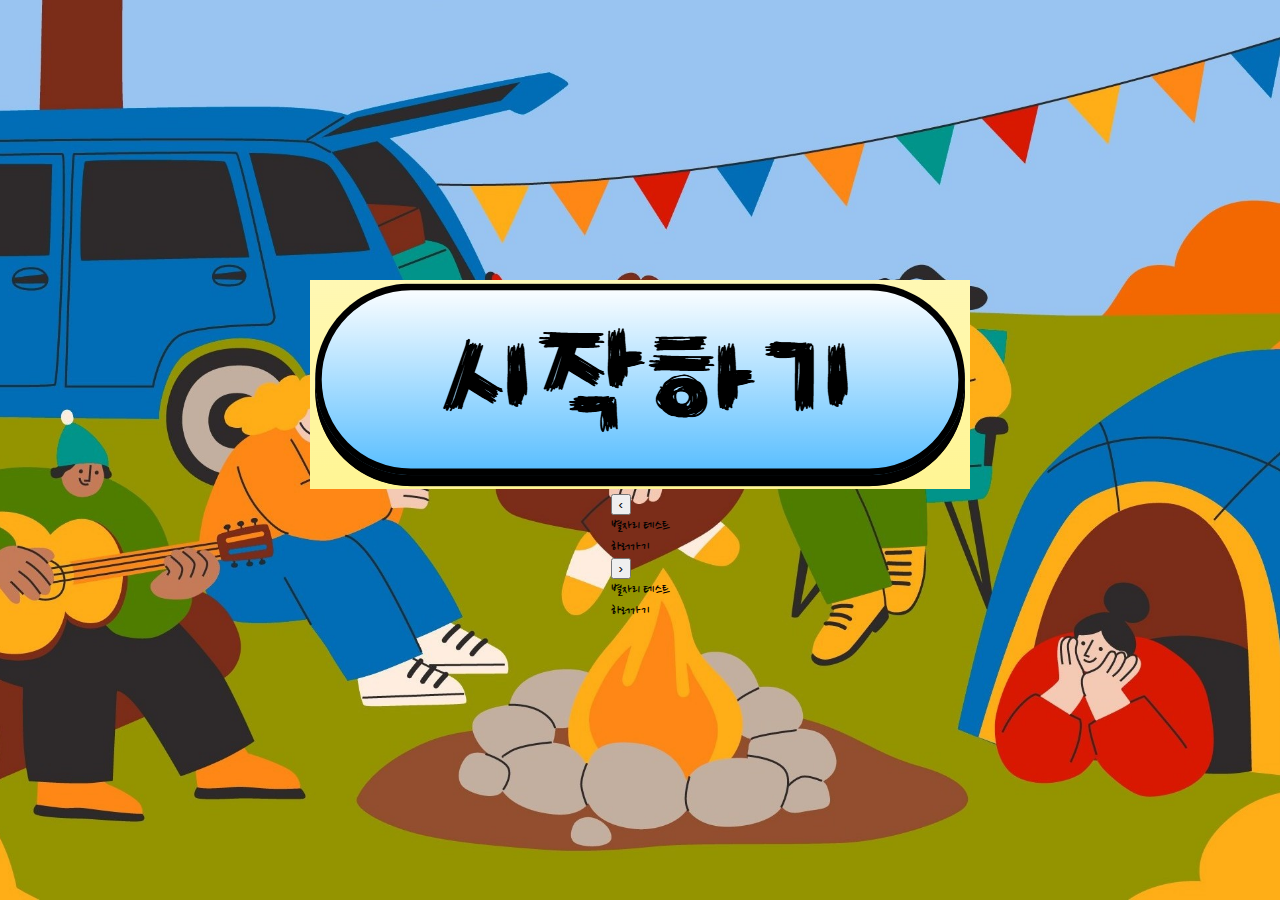
<file: index.html>
<!DOCTYPE html>
<html lang="ko">
<head>
  <meta charset="UTF-8">
  <title>테스트 시작하기</title>
  <link rel="stylesheet" href="css/style.css">
</head>
<body>
  <div class="icon-container">
  <div class="overlay">
  </div>
</div>

<div class="buttons">
  <img src="./images/start.png" alt="시작 버튼" class="start-btn" onclick="location.href='./html/gender.html'">
</div>

<div class="left-button">
  <button class="side-btn left-btn" onclick="location.href='./index2.html'">
    <span>‹</span>
  </button>
  <div class="side-text">별자리 테스트 <br>하러가기</div>
</div>

<div class="right-button">
  <button class="side-btn right-btn" onclick="location.href='./index2.html'">
    <span>›</span>
  </button>
  <div class="side-text">별자리 테스트 <br>하러가기</div>
</div>

  <script src="/js/index.js"></script>
</body>
</html>
</file>
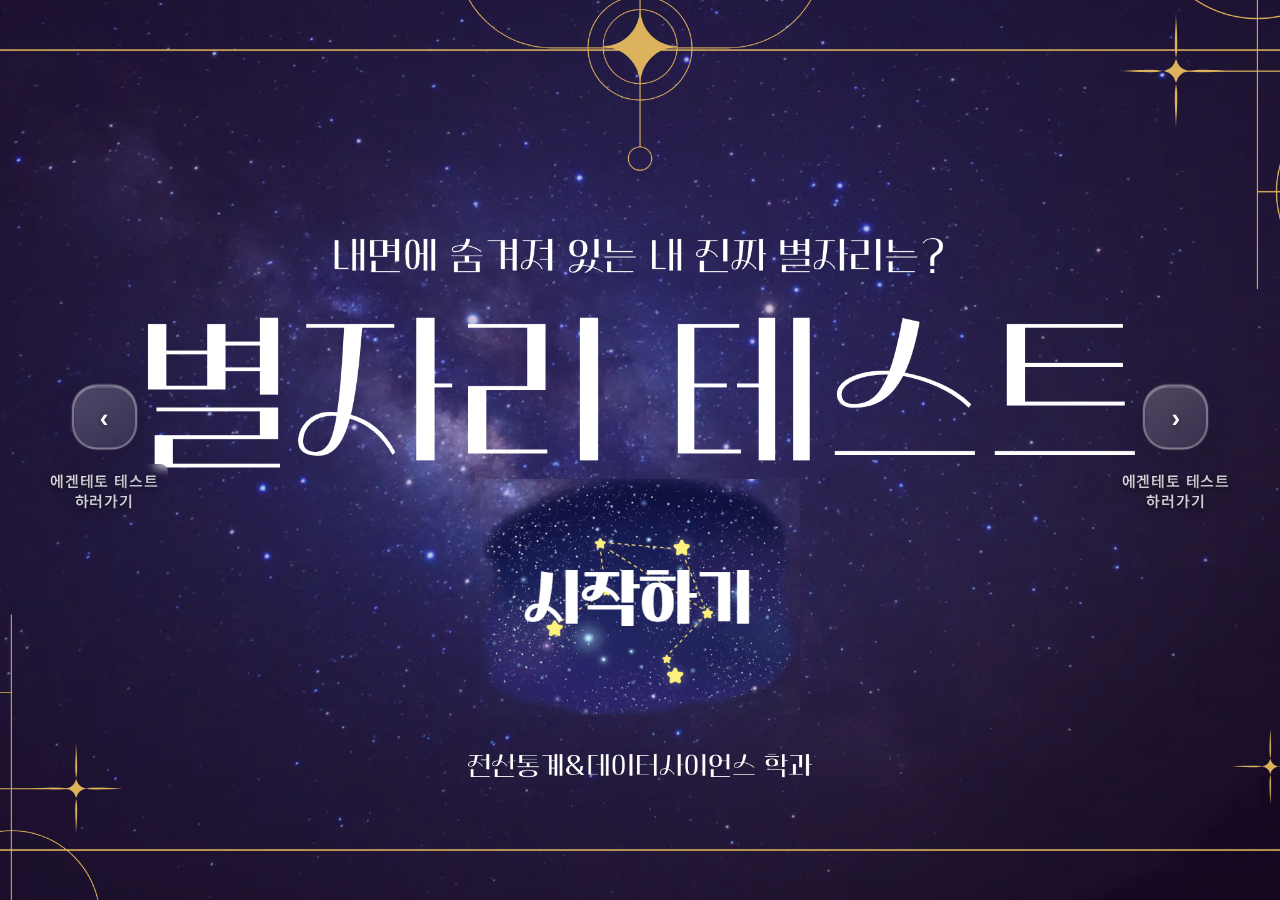
<file: index2.html>
<!DOCTYPE html>
<html lang="ko">
<head>
  <meta charset="UTF-8">
  <meta name="viewport" content="width=device-width, initial-scale=1, viewport-fit=cover">
  <link rel="manifest" href="/manifest.webmanifest">
  <meta name="theme-color" content="#000000">
  <meta name="apple-mobile-web-app-capable" content="yes">
  <meta name="apple-mobile-web-app-status-bar-style" content="black-translucent">
  <meta name="apple-mobile-web-app-title" content="에겐테토">
  <title>테스트 시작하기</title>
  <link rel="apple-touch-icon" href="/images/start.png">
  <link rel="stylesheet" href="css/style2.css?v=20250914-2">
</head>
<body>
  <div class="icon-container">
  <div class="overlay">
  </div>
</div>

<div class="buttons">
  <img src="./images/starbutton.png" alt="시작 버튼" class="start-btn" onclick="location.href='./html/star.html'">
</div>

<div class="left-button">
  <button class="side-btn left-btn" onclick="location.href='./index.html'">
    <span>‹</span>
  </button>
  <div class="side-text">에겐테토 테스트 <br>하러가기</div>
</div>

<div class="right-button">
  <button class="side-btn right-btn" onclick="location.href='./index.html'">
    <span>›</span>
  </button>
  <div class="side-text">에겐테토 테스트 <br>하러가기</div>
</div>

  <script src="/js/index2.js"></script>
</body>
</html>
</file>
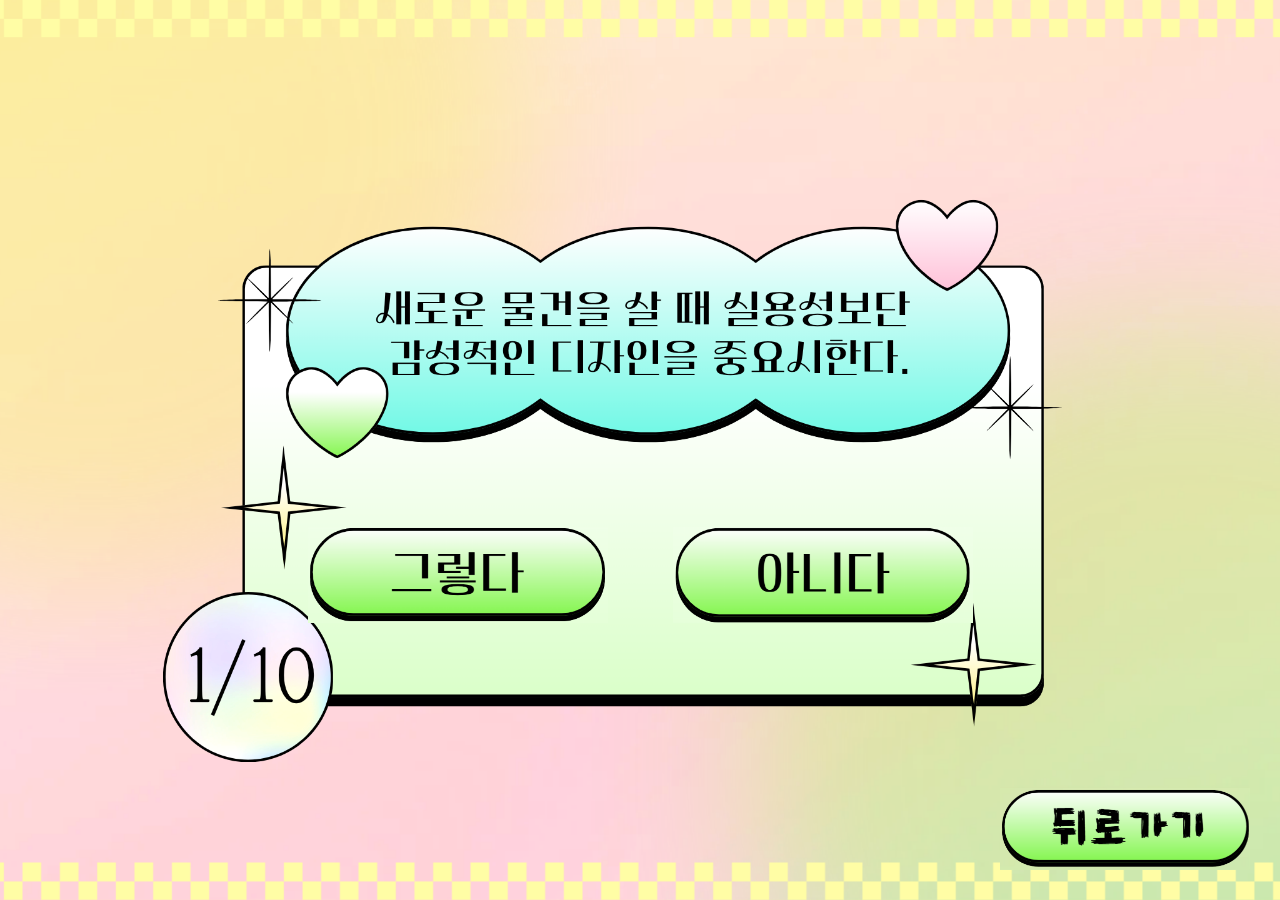
<file: html/egengirl.html>
<!DOCTYPE html>
<html lang="ko">
<head>
  <meta charset="UTF-8">
  <meta name="viewport" content="width=device-width, initial-scale=1, viewport-fit=cover" />
  <link rel="manifest" href="/manifest.webmanifest" />
  <meta name="theme-color" content="#000000" />
  <meta name="apple-mobile-web-app-capable" content="yes" />
  <meta name="apple-mobile-web-app-status-bar-style" content="black-translucent" />
  <meta name="apple-mobile-web-app-title" content="에겐테토" />
  <title>에겐녀 질문</title>
  <link rel="apple-touch-icon" href="/images/start.png" />
  <link rel="stylesheet" href="../css/egengirl.css?v=20250914-4">
  <script>
    (function(){
      function setVh(){
        var vh = window.innerHeight * 0.01;
        document.documentElement.style.setProperty('--vh', vh + 'px');
      }
      setVh();
      window.addEventListener('resize', setVh);
      window.addEventListener('orientationchange', function(){ setTimeout(setVh, 200); });
      window.addEventListener('scroll', function(){ setVh(); }, {passive:true});
    })();
  </script>
</head>
<body>
  <div class="question-container">
    <div class="answer-buttons">
        <img src="../images/yes.png" alt="그렇다" class="answer-btn" onclick="handleAnswer(0)">
      <img src="../images/no.png" alt="아니다" class="answer-btn" onclick="handleAnswer(1)">
    </div>
  </div>

  <img src="../images/back.png" alt="뒤로가기 버튼" class="back-btn" onclick="goBack()">

  <script src="../js/egengirl.js?v=20250914-1"></script>
</body>
</html>
</file>
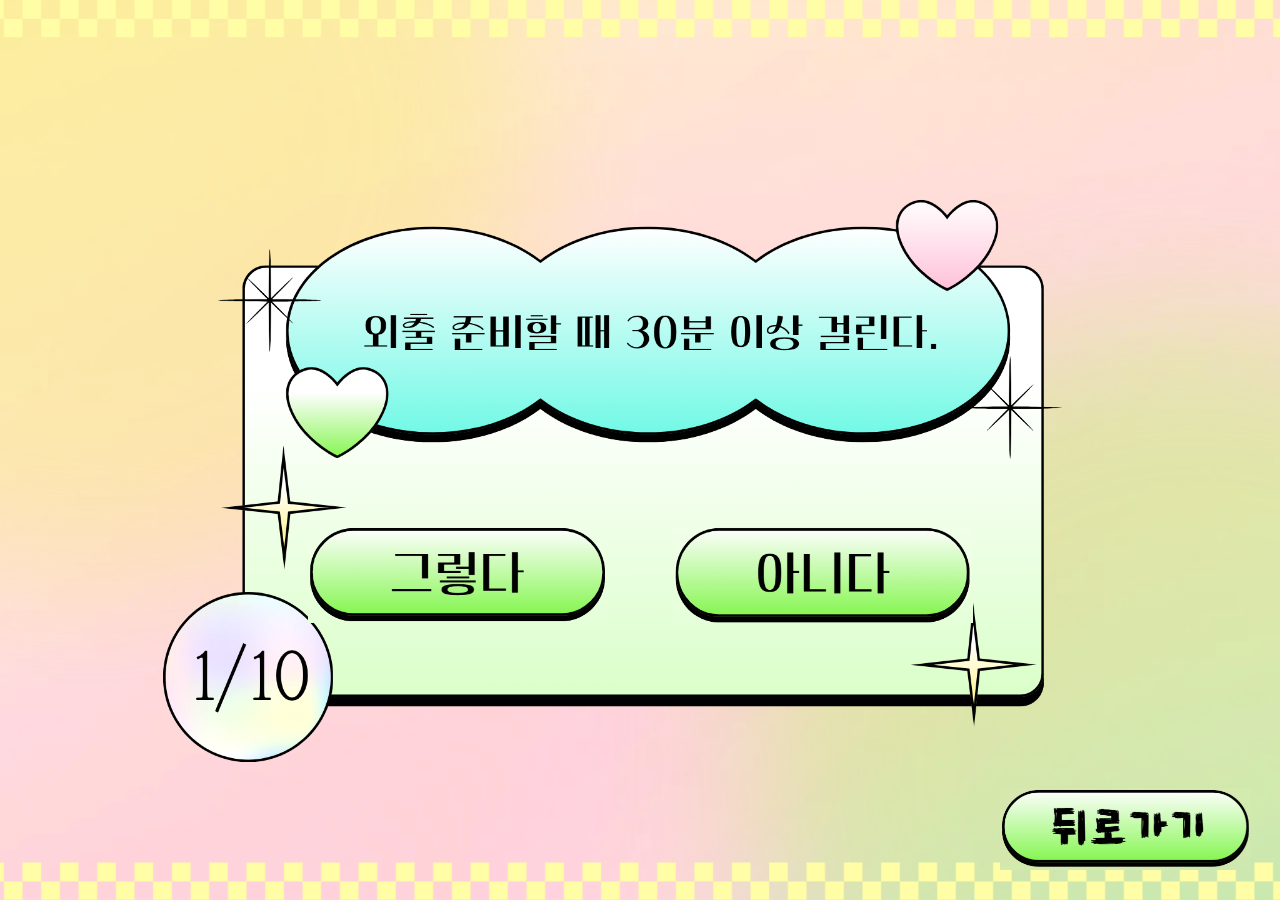
<file: html/egenman.html>
<!DOCTYPE html>
<html lang="ko">
<head>
  <meta charset="UTF-8">
  <title>에겐남 질문</title>
  <link rel="stylesheet" href="../css/egenman.css">
</head>
<body>
  <div class="question-container">
    <div class="answer-buttons">
      <img src="../images/yes.png" alt="그렇다" class="answer-btn" onclick="handleAnswer(0)">
      <img src="../images/no.png" alt="아니다" class="answer-btn" onclick="handleAnswer(1)">
    </div>
  </div>

  <img src="../images/back.png" alt="뒤로가기 버튼" class="back-btn" onclick="goBack()">

  <script src="../js/egenman.js"></script>
</body>
</html>
</file>
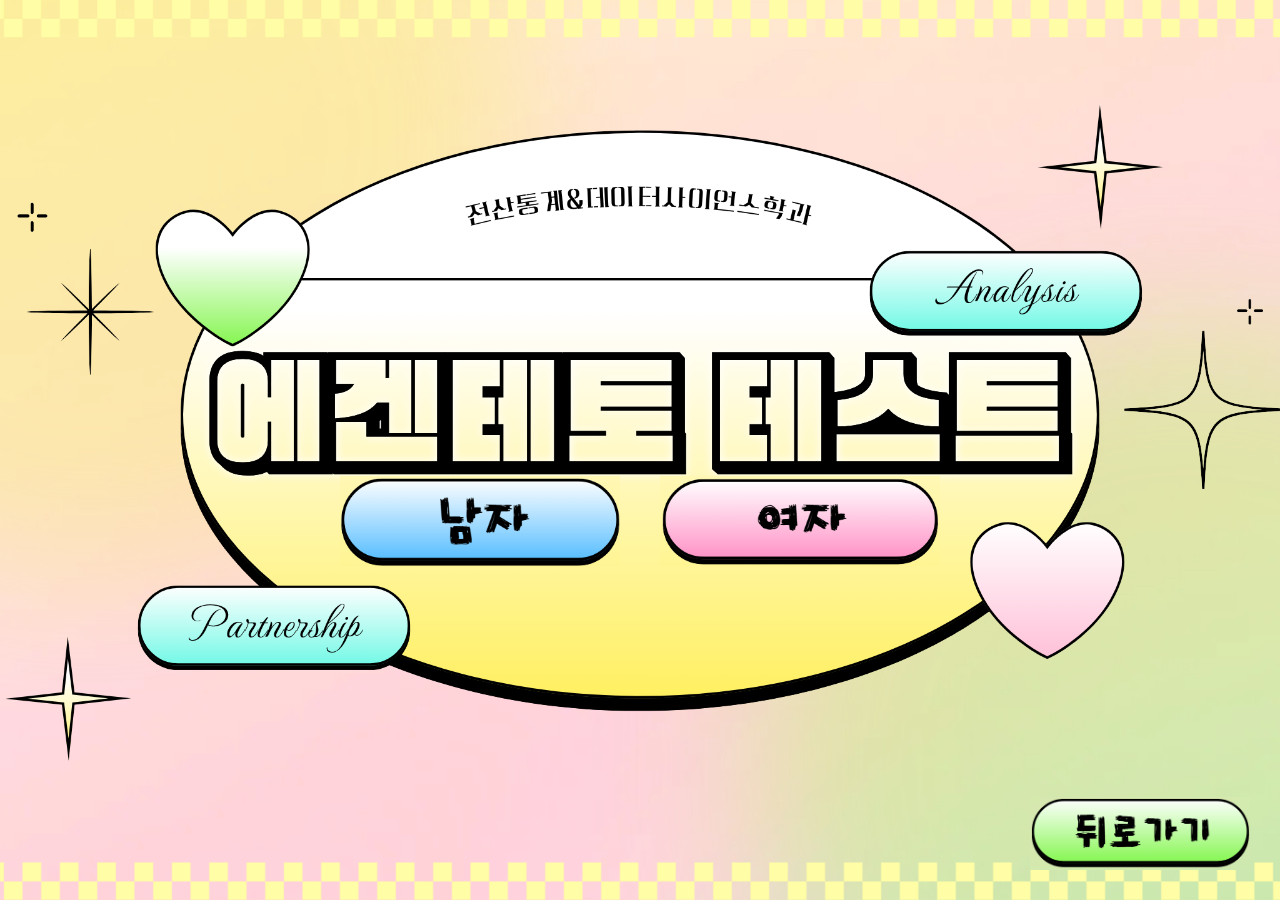
<file: html/gender.html>
<!DOCTYPE html>
<html lang="ko">
<head>
  <meta charset="UTF-8">
  <title>성별 선택</title>
  <link rel="stylesheet" href="../css/gender.css">
</head>
<body>
  <div class="icon-container">
  </div>

  <div class="buttons">
    <img src="../images/male.png" alt="남자 버튼" class="gender-btn" onclick="selectMen('male')">
    <img src="../images/female.png" alt="여자 버튼" class="gender-btn" onclick="selectGirl('female')">
  </div>

  <img src="../images/back.png" alt="뒤로가기 버튼" class="back-btn" onclick="history.back()">

  <script src="../js/gender.js"></script>
</body>
</html>
</file>
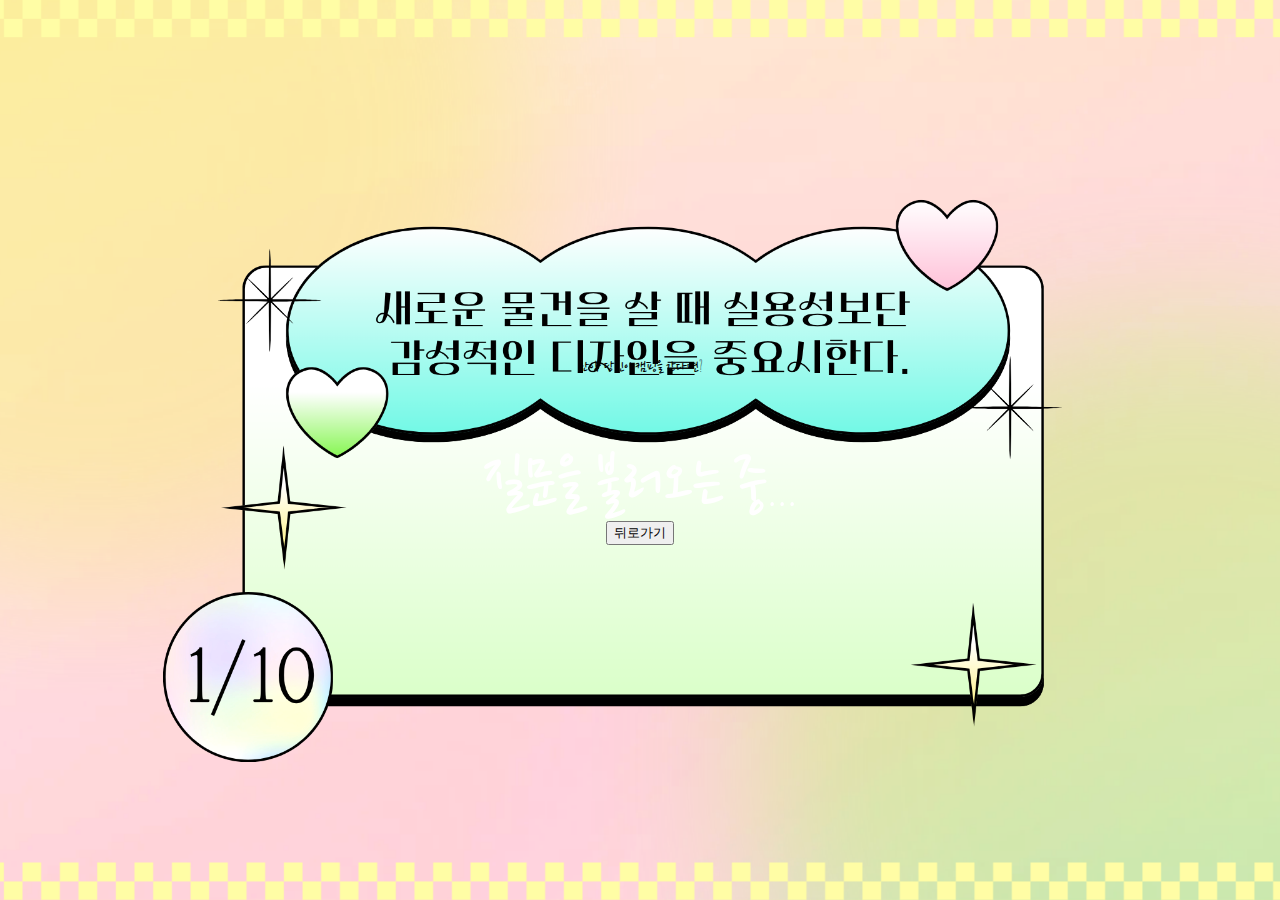
<file: html/questionGirl.html>
<!DOCTYPE html>
<html lang="ko">
<head>
  <meta charset="UTF-8">
  <title>심리 테스트</title>
  <link rel="stylesheet" href="../css/questionGirl.css">
</head>
<body>
  <div class="situation-header">
  만약 당신이 캠핑을 간다면?
</div>

  <div class="button_container">
    <p class="progress" id="progressText"></p>
    <div id="questionTextWrapper">
    <p class="description" id="questionText">질문을 불러오는 중...</p>
    </div>
    <div class="gender-buttons" id="answerButtons"></div>
  </div>
    
     <button class="back-button" onclick="history.back()">뒤로가기</button>
     
  </div>
  <script src="../js/questionGirl.js"></script>
</body>
</html>
</file>
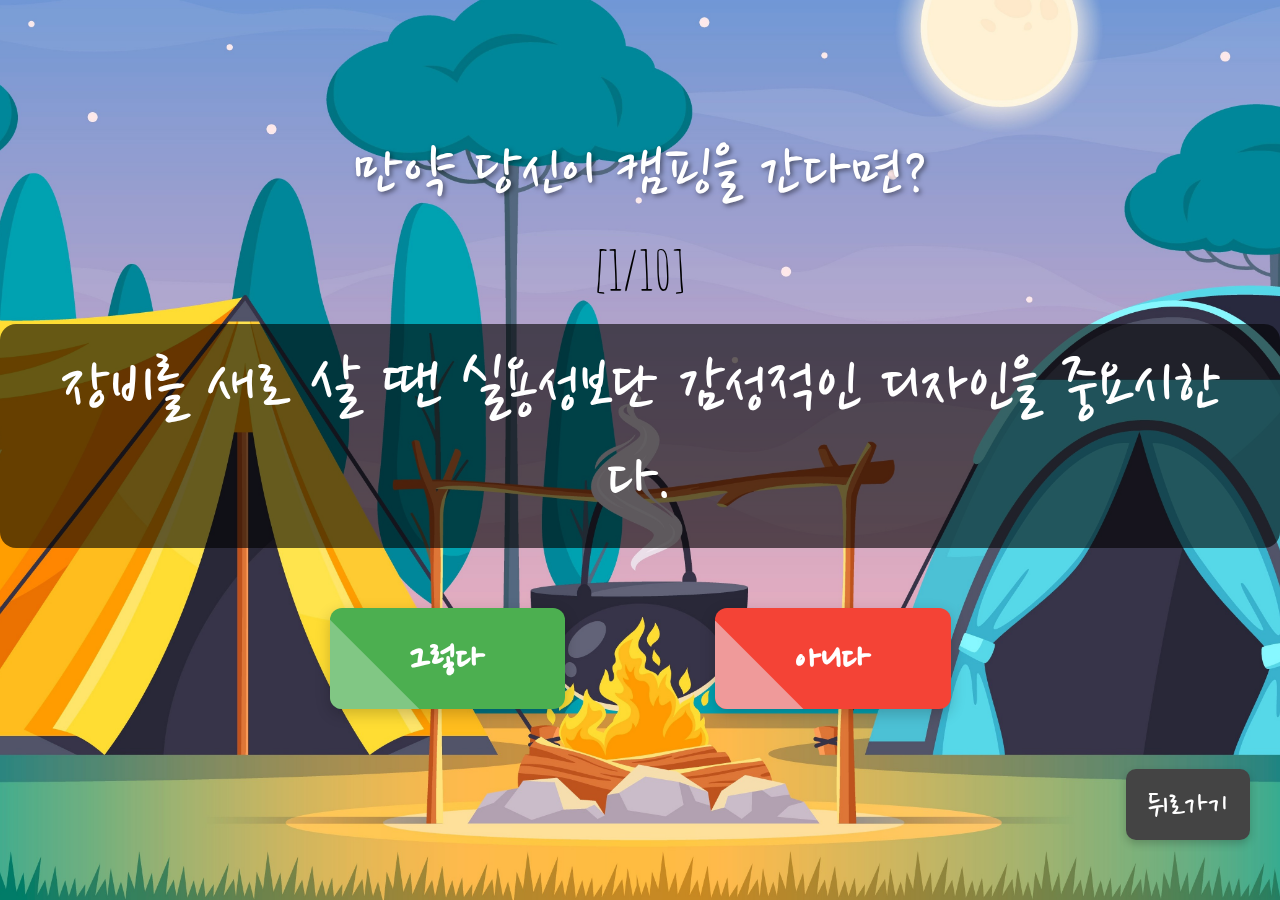
<file: html/questionMen.html>
<!DOCTYPE html>
<html lang="ko">
<head>
  <meta charset="UTF-8">
  <meta name="viewport" content="width=device-width, initial-scale=1, viewport-fit=cover" />
  <link rel="manifest" href="/manifest.webmanifest" />
  <meta name="theme-color" content="#000000" />
  <meta name="apple-mobile-web-app-capable" content="yes" />
  <meta name="apple-mobile-web-app-status-bar-style" content="black-translucent" />
  <meta name="apple-mobile-web-app-title" content="에겐테토" />
  <title>심리 테스트</title>
  <link rel="apple-touch-icon" href="/images/start.png" />
  <link rel="stylesheet" href="../css/questionMen.css?v=20250914-3">
  <script>
    (function(){
      function setVh(){
        var vh = window.innerHeight * 0.01;
        document.documentElement.style.setProperty('--vh', vh + 'px');
      }
      setVh();
      window.addEventListener('resize', setVh);
      window.addEventListener('orientationchange', function(){ setTimeout(setVh, 200); });
      window.addEventListener('scroll', function(){ setVh(); }, {passive:true});
    })();
  </script>
</head>
<body>
  <div class="situation-header">
  만약 당신이 캠핑을 간다면?
 </div>
  <div class="button_container">
    <p class="progress" id="progressText"></p>
    <div id="questionTextWrapper">
    <p class="description" id="questionText">질문을 불러오는 중...</p>
    </div>
    <div class="gender-buttons" id="answerButtons"></div>
  </div>
    
     <button class="back-button" onclick="history.back()">뒤로가기</button>
     
  </div>
  <script src="../js/questionMen.js"></script>
</body>
</html>
</file>
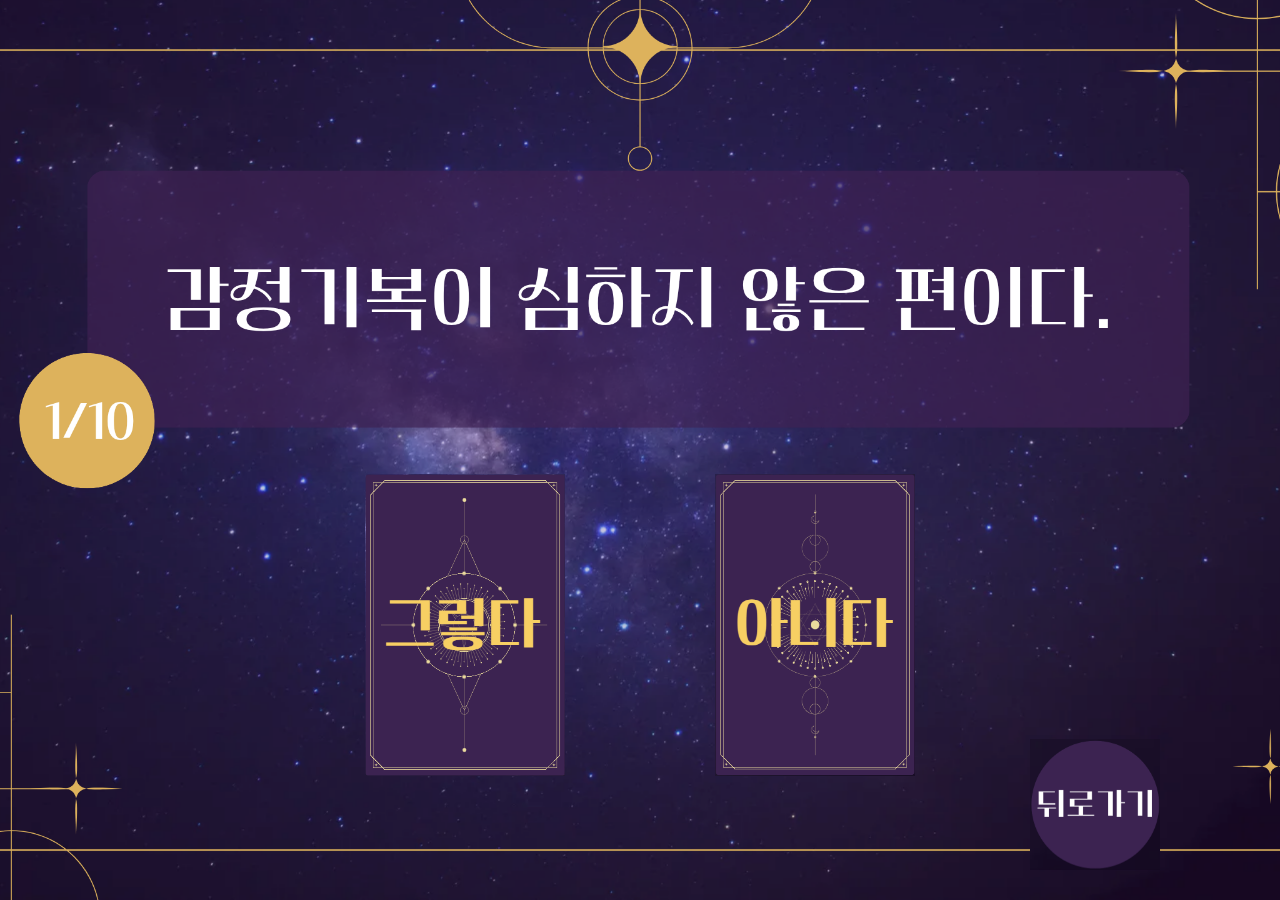
<file: html/star.html>
<!DOCTYPE html>
<html lang="ko">
<head>
    <meta charset="UTF-8">
    <meta name="viewport" content="width=device-width, initial-scale=1, viewport-fit=cover">
    <link rel="manifest" href="/manifest.webmanifest" />
    <meta name="theme-color" content="#000000" />
    <meta name="apple-mobile-web-app-capable" content="yes" />
    <meta name="apple-mobile-web-app-status-bar-style" content="black-translucent" />
    <meta name="apple-mobile-web-app-title" content="에겐테토" />
    <title>별자리 테스트</title>
    <link rel="apple-touch-icon" href="/images/start.png" />
    <link rel="stylesheet" href="../css/star.css?v=20250914-2">
    <script>
      (function(){
        function setVh(){
          var vh = window.innerHeight * 0.01;
          document.documentElement.style.setProperty('--vh', vh + 'px');
        }
        setVh();
        window.addEventListener('resize', setVh);
        window.addEventListener('orientationchange', function(){ setTimeout(setVh, 200); });
        window.addEventListener('scroll', function(){ setVh(); }, {passive:true});
      })();
    </script>
</head>
<body>
    <div class="question-container">
        <div class="answer-buttons">
            <img src="../images/staryes.png" alt="그렇다" class="answer-btn" onclick="handleAnswer('yes')">
            <img src="../images/starno.png" alt="아니다" class="answer-btn" onclick="handleAnswer('no')">
        </div>
        <img src="../images/starback.png" alt="뒤로가기" class="back-btn" onclick="goBack()">
    </div>

    <script src="../js/star.js"></script>
</body>
</html>
</file>
<file: css/style.css>
/* Amatic SC (영문 필기체) + 나눔펜스크립트 (한글 손글씨) */
@import url('https://fonts.googleapis.com/css2?family=Amatic+SC&family=Nanum+Pen+Script&display=swap');

body {
  margin: 0;
  padding: 0;
  height: 100vh;
  background: linear-gradient(to bottom, #cce0ff, #b0ccf3);
  overflow: hidden;
  font-family: 'Amatic SC', 'Nanum Pen Script', cursive;
  background-image: url("../images/camping.jpg");
  background-size: cover;            /* 비율 유지하며 꽉 채움 */
  background-position: center;       /* 중앙 정렬 */
  background-repeat: no-repeat;      /* 반복 없음 */
  display: flex;
  flex-direction: column;
  justify-content: center;
  align-items: center;
}

.link {
  font-size: 20px;
  margin-top: 30px;
}

.link a {
  color: #000;
  font-size: 25px; 
}

.icon-container {
  position: relative;
  display: inline-block;
  width: 600px; 
  height: auto;
  text-align: center;
}

.icon-img {
  width: 100%;
  display: block;
  border-radius: 20px;
}

.overlay {
  position: absolute;
  top: 0;
  left: 0;
  width: 100%;
  height: 100%;
  color: rgb(151, 73, 21);
  display: flex;
  flex-direction: column;
  justify-content: center;
  align-items: center;
  pointer-events: none; 
}

.overlay-text {
  font-size: 85px;
  font-family: 'Amatic SC', 'Nanum Pen Script', cursive;
  margin-bottom: 0px;
  text-shadow: 1px 1px 5px rgba(0,0,0,0.5);
}

.btn {
  border: none;
  text-align: center;
  cursor: pointer;
  outline: none;
  color: #fff;
  font-weight: 700;
  font-size: 36px;           
  background-color: #222;
  padding: 28px 100px;        
  border-radius: 16px;     
  box-shadow: 0 8px 20px rgba(0, 0, 0, 0.25);
  font-family: 'Amatic SC', 'Nanum Pen Script', cursive;
  pointer-events: auto;
  position: relative;
  overflow: hidden;
}

.btn span {
  position: relative;
  z-index: 1;
  font-size: 50px;         
}

.btn::after {
  content: "";
  position: absolute;
  left: 0;
  top: 0;
  height: 390%;
  width: 170%;
  background: #78c7d2;
  transition: all .5s ease-in-out;
  transform: translateX(-98%) translateY(-25%) rotate(45deg);
  z-index: 0;
}

.btn:hover::after {
  transform: translateX(-9%) translateY(-25%) rotate(45deg);
}

.btn span {
  position: relative;
  z-index: 1;
}
</file>
<file: css/style2.css>
/* Amatic SC (영문 필기체) + 나눔펜스크립트 (한글 손글씨) + Noto Sans KR (깔끔한 한글 폰트) */
@import url('https://fonts.googleapis.com/css2?family=Amatic+SC&family=Nanum+Pen+Script&family=Noto+Sans+KR:wght@300;400;500;700&display=swap');

body {
  margin: 0;
  padding: 0;
  height: 100vh;
  background: linear-gradient(to bottom, #cce0ff, #b0ccf3);
  overflow: hidden;
  font-family: 'Amatic SC', 'Nanum Pen Script', cursive;
  background-image: url("../images/starmain.png");
  background-size: cover;            /* 비율 유지하며 꽉 채움 */
  background-position: center;       /* 중앙 정렬 */
  background-repeat: no-repeat;      /* 반복 없음 */
  display: flex;
  flex-direction: column;
  justify-content: center;
  align-items: center;
}

.link {
  font-size: 20px;
  margin-top: 30px;
}

.link a {
  color: #000;
  font-size: 25px; 
}

.icon-container {
  position: relative;
  display: inline-block;
  width: 600px; 
  height: auto;
  text-align: center;
}

.icon-img {
  width: 100%;
  display: block;
  border-radius: 20px;
}

.overlay {
  position: absolute;
  top: 0;
  left: 0;
  width: 100%;
  height: 100%;
  color: rgb(151, 73, 21);
  display: flex;
  flex-direction: column;
  justify-content: center;
  align-items: center;
  pointer-events: none; 
}

.overlay-text {
  font-size: 85px;
  font-family: 'Amatic SC', 'Nanum Pen Script', cursive;
  margin-bottom: 0px;
  text-shadow: 1px 1px 5px rgba(0,0,0,0.5);
}

.btn {
  border: none;
  text-align: center;
  cursor: pointer;
  outline: none;
  color: #fff;
  font-weight: 700;
  font-size: 36px;           
  background-color: #222;
  padding: 28px 100px;        
  border-radius: 16px;     
  box-shadow: 0 8px 20px rgba(0, 0, 0, 0.25);
  font-family: 'Amatic SC', 'Nanum Pen Script', cursive;
  pointer-events: auto;
  position: relative;
  overflow: hidden;

}

.btn span {
  position: relative;
  z-index: 1;
  font-size: 50px;         
}

.btn::after {
  content: "";
  position: absolute;
  left: 0;
  top: 0;
  height: 390%;
  width: 170%;
  background: #78c7d2;
  transition: all .5s ease-in-out;
  transform: translateX(-98%) translateY(-25%) rotate(45deg);
  z-index: 0;
}

.btn:hover::after {
  transform: translateX(-9%) translateY(-25%) rotate(45deg);
}

.btn span {
  position: relative;
  z-index: 1;
}


/* 시작 버튼 이미지 스타일 */
.start-btn {
    cursor: pointer !important;
    transition: transform 0.3s ease !important;
    width: 300px !important;
    height: auto !important;
    margin-top: 320px !important;
    max-width: none !important;
    min-width: 300px !important;
}

.start-btn:hover {
    transform: scale(1.1);
}

.start-btn:active {
    transform: scale(0.95);
}

/* 사이드 버튼 공통 스타일 */
.left-button, .right-button {
    position: fixed;
    top: 50%;
    transform: translateY(-50%);
    z-index: 9999 !important;
    pointer-events: auto !important;
    display: flex;
    flex-direction: column;
    align-items: center;
    gap: 15px !important;
}

.left-button {
    left: 60px;
}

.right-button {
    right: 60px;
}

.side-btn {
    width: 75px !important;
    height: 75px !important;
    border: 2px solid rgba(255, 255, 255, 0.3) !important;
    border-radius: 25px !important;
    background: linear-gradient(145deg, rgba(255, 255, 255, 0.2), rgba(255, 255, 255, 0.1)) !important;
    backdrop-filter: blur(15px) !important;
    box-shadow: 0 10px 30px rgba(0, 0, 0, 0.15), inset 0 1px 0 rgba(255, 255, 255, 0.3), 0 0 0 1px rgba(255, 255, 255, 0.1) !important;
    cursor: pointer !important;
    transition: all 0.4s cubic-bezier(0.25, 0.46, 0.45, 0.94) !important;
    display: flex !important;
    align-items: center !important;
    justify-content: center !important;
    font-size: 30px !important;
    color: rgba(255, 255, 255, 0.95) !important;
    font-weight: 600 !important;
    pointer-events: auto !important;
    user-select: none !important;
    -webkit-user-select: none !important;
    -moz-user-select: none !important;
    -ms-user-select: none !important;
    position: relative !important;
    overflow: hidden !important;
}

.side-btn::before {
    content: '' !important;
    position: absolute !important;
    top: 0 !important;
    left: -100% !important;
    width: 100% !important;
    height: 100% !important;
    background: linear-gradient(90deg, transparent, rgba(255, 255, 255, 0.4), transparent) !important;
    transition: left 0.6s ease !important;
}

.side-btn:hover::before {
    left: 100% !important;
}

.side-btn:hover {
    background: linear-gradient(145deg, rgba(255, 255, 255, 0.35), rgba(255, 255, 255, 0.2)) !important;
    transform: translateY(-3px) scale(1.08) !important;
    box-shadow: 0 15px 45px rgba(0, 0, 0, 0.2), inset 0 1px 0 rgba(255, 255, 255, 0.4), 0 0 0 1px rgba(255, 255, 255, 0.2) !important;
    border-color: rgba(255, 255, 255, 0.5) !important;
    color: rgba(255, 255, 255, 1) !important;
}

.side-btn:active {
    transform: translateY(-1px) scale(0.96) !important;
    box-shadow: 0 5px 20px rgba(0, 0, 0, 0.15), inset 0 1px 0 rgba(255, 255, 255, 0.3) !important;
    transition: all 0.1s ease !important;
}

.side-btn span {
    line-height: 1 !important;
    position: relative !important;
    z-index: 2 !important;
    font-weight: 700 !important;
    text-shadow: 0 2px 4px rgba(0, 0, 0, 0.3) !important;
    filter: drop-shadow(0 1px 2px rgba(0, 0, 0, 0.2)) !important;
}

/* 사이드 버튼 아래 텍스트 스타일 */
.side-text {
    margin-top: 0 !important;
    text-align: center !important;
    font-size: 16px !important;
    font-weight: 600 !important;
    color: rgba(255, 255, 255, 0.95) !important;
    text-shadow: 0 3px 10px rgba(0, 0, 0, 0.4) !important;
    font-family: 'Noto Sans KR', sans-serif !important;
    letter-spacing: 0.8px !important;
    line-height: 1.3 !important;
    background: linear-gradient(45deg, rgba(255, 255, 255, 0.95), rgba(255, 255, 255, 0.8)) !important;
    -webkit-background-clip: text !important;
    -webkit-text-fill-color: transparent !important;
    background-clip: text !important;
    filter: drop-shadow(0 2px 4px rgba(0, 0, 0, 0.3)) !important;
    transition: all 0.3s ease !important;
    max-width: 140px !important;
    word-break: keep-all !important;
    padding: 6px 10px !important;
    border-radius: 8px !important;
    backdrop-filter: blur(5px) !important;
}

.side-text:hover {
    transform: scale(1.05) translateY(-1px) !important;
    color: rgba(0, 0, 0, 1) !important;
    text-shadow: 0 3px 12px rgba(255, 255, 255, 0.9) !important;
    filter: drop-shadow(0 2px 5px rgba(255, 255, 255, 0.7)) !important;
    background: linear-gradient(45deg, rgba(0, 0, 0, 1), rgba(0, 0, 0, 0.8)) !important;
    -webkit-background-clip: text !important;
    -webkit-text-fill-color: transparent !important;
}

/* 아이패드/태블릿 반응형 디자인 */
@media screen and (max-width: 1024px) and (orientation: portrait) {
    /* 아이패드 세로 모드 */
    .icon-container {
        width: 80vw;
        max-width: 500px;
    }
    
    .overlay-text {
        font-size: 60px;
    }
    
    .start-btn {
        width: 280px !important;
        margin-top: 240px !important;
    }
    
    .left-button {
        left: 30px;
    }
    
    .right-button {
        right: 30px;
    }
    
    .side-btn {
        width: 60px !important;
        height: 60px !important;
        font-size: 24px !important;
    }
    
    .side-text {
        font-size: 14px !important;
        max-width: 100px !important;
    }
}

@media screen and (max-width: 1024px) and (orientation: landscape) {
    /* 아이패드 가로 모드 */
    .icon-container {
        width: 60vw;
        max-width: 400px;
    }
    
    .overlay-text {
        font-size: 50px;
    }
    
    .start-btn {
        width: 250px !important;
        margin-top: 160px !important;
    }
    
    .left-button {
        left: 20px;
    }
    
    .right-button {
        right: 20px;
    }
    
    .side-btn {
        width: 55px !important;
        height: 55px !important;
        font-size: 22px !important;
    }
    
    .side-text {
        font-size: 12px !important;
        max-width: 90px !important;
    }
}

/* 노트북 반응형 디자인 */
@media screen and (max-width: 1366px) and (min-width: 1025px) {
    .icon-container {
        width: 70vw;
        max-width: 550px;
    }
    
    .overlay-text {
        font-size: 70px;
    }
    
    .start-btn {
        width: 320px !important;
        margin-top: 300px !important;
    }
    
    .left-button {
        left: 40px;
    }
    
    .right-button {
        right: 40px;
    }
    
    .side-btn {
        width: 65px !important;
        height: 65px !important;
        font-size: 26px !important;
    }
    
    .side-text {
        font-size: 15px !important;
        max-width: 120px !important;
    }
}

/* 모바일 반응형 디자인 */
@media screen and (max-width: 768px) {
    .icon-container {
        width: 90vw;
        max-width: 400px;
    }
    
    .overlay-text {
        font-size: 45px;
    }
    
    .start-btn {
        width: 250px !important;
        margin-top: 220px !important;
    }
    
    .left-button {
        left: 15px;
    }
    
    .right-button {
        right: 15px;
    }
    
    .side-btn {
        width: 50px !important;
        height: 50px !important;
        font-size: 20px !important;
    }
    
    .side-text {
        font-size: 12px !important;
        max-width: 80px !important;
    }
}

@media screen and (max-width: 480px) {
    .icon-container {
        width: 95vw;
        max-width: 350px;
    }
    
    .overlay-text {
        font-size: 35px;
    }
    
    .start-btn {
        width: 200px !important;
        margin-top: 200px !important;
    }
    
    .left-button {
        left: 10px;
    }
    
    .right-button {
        right: 10px;
    }
    
    .side-btn {
        width: 45px !important;
        height: 45px !important;
        font-size: 18px !important;
    }
    
    .side-text {
        font-size: 10px !important;
        max-width: 70px !important;
    }
}

/* 터치 디바이스 최적화 */
@media (hover: none) and (pointer: coarse) {
    .side-btn {
        min-width: 44px !important;
        min-height: 44px !important;
    }
    
    .start-btn {
        min-width: 200px !important;
        min-height: 60px !important;
    }
    
    .btn {
        min-width: 150px !important;
        min-height: 50px !important;
        padding: 20px 30px !important;
    }
}
</file>
<file: css/egengirl.css>
/* Amatic SC (영문 필기체) + 나눔펜스크립트 (한글 손글씨) */
@import url('https://fonts.googleapis.com/css2?family=Amatic+SC&family=Nanum+Pen+Script&display=swap');

body {
  margin: 0;
  padding: 0;
  height: 100vh;
  background: linear-gradient(to bottom, #cce0ff, #b0ccf3);
  overflow: hidden;
  font-family: 'Amatic SC', 'Nanum Pen Script', cursive;
  background-image: url("../images/girl1.png");
  background-size: cover;            /* 비율 유지하며 꽉 채움 */
  background-position: center;       /* 중앙 정렬 */
  background-repeat: no-repeat;      /* 반복 없음 */
  display: flex;
  flex-direction: column;
  justify-content: center;
  align-items: center;
  transition: background-image 0.8s ease-in-out;
}

.question-container {
  text-align: center;
  color: #fff;
  text-shadow: 2px 2px 4px rgba(0,0,0,0.7);
  z-index: 5;
}

.question-text {
  margin-bottom: 50px;
}

#progressText {
  font-size: 60px;
  font-weight: bold;
  display: block;
  margin-bottom: 20px;
  color: #fff;
}

#questionText {
  font-size: 70px;
  font-weight: normal;
  margin: 0;
  line-height: 1.2;
  max-width: 800px;
  color: #fff;
}

.answer-buttons {
  display: flex;
  justify-content: center;
  gap: 65px;
  margin-top: 250px;
}

.answer-btn {
  cursor: pointer;
  transition: transform 0.3s ease;
  width: 300px;
  height: auto;
}

.answer-btn:hover {
  transform: scale(1.1);
}

.answer-btn:active {
  transform: scale(0.95);
}

/* 뒤로가기 버튼 이미지 스타일 */
.back-btn {
  cursor: pointer;
  transition: transform 0.3s ease;
  width: 250px;
  height: auto;
  position: fixed;
  bottom: 30px;
  right: 30px;
  z-index: 10;
}

.back-btn:hover {
  transform: scale(1.1);
}

.back-btn:active {
  transform: scale(0.95);
}
</file>
<file: css/egenman.css>
/* Amatic SC (영문 필기체) + 나눔펜스크립트 (한글 손글씨) */
@import url('https://fonts.googleapis.com/css2?family=Amatic+SC&family=Nanum+Pen+Script&display=swap');

body {
  margin: 0;
  padding: 0;
  height: 100vh;
  background: linear-gradient(to bottom, #cce0ff, #b0ccf3);
  overflow: hidden;
  font-family: 'Amatic SC', 'Nanum Pen Script', cursive;
  background-image: url("../images/man1.png");
  background-size: cover;            /* 비율 유지하며 꽉 채움 */
  background-position: center;       /* 중앙 정렬 */
  background-repeat: no-repeat;      /* 반복 없음 */
  display: flex;
  flex-direction: column;
  justify-content: center;
  align-items: center;
  transition: background-image 0.8s ease-in-out;
}

.question-container {
  text-align: center;
  color: #fff;
  text-shadow: 2px 2px 4px rgba(0,0,0,0.7);
  z-index: 5;
}

.question-text {
  margin-bottom: 50px;
}

#progressText {
  font-size: 60px;
  font-weight: bold;
  display: block;
  margin-bottom: 20px;
  color: #fff;
}

#questionText {
  font-size: 70px;
  font-weight: normal;
  margin: 0;
  line-height: 1.2;
  max-width: 800px;
  color: #fff;
}

.answer-buttons {
  display: flex;
  justify-content: center;
  gap: 65px;
  margin-top: 250px;
}

.answer-btn {
  cursor: pointer;
  transition: transform 0.3s ease;
  width: 300px;
  height: auto;
}

.answer-btn:hover {
  transform: scale(1.1);
}

.answer-btn:active {
  transform: scale(0.95);
}

/* 뒤로가기 버튼 이미지 스타일 */
.back-btn {
  cursor: pointer;
  transition: transform 0.3s ease;
  width: 250px;
  height: auto;
  position: fixed;
  bottom: 30px;
  right: 30px;
  z-index: 10;
}

.back-btn:hover {
  transform: scale(1.1);
}

.back-btn:active {
  transform: scale(0.95);
}
</file>
<file: css/gender.css>
/* Amatic SC (영문 필기체) + 나눔펜스크립트 (한글 손글씨) */
@import url('https://fonts.googleapis.com/css2?family=Amatic+SC&family=Nanum+Pen+Script&display=swap');

body {
  margin: 0;
  padding: 0;
  height: 100vh;
  background: linear-gradient(to bottom, #cce0ff, #b0ccf3);
  overflow: hidden;
  font-family: 'Amatic SC', 'Nanum Pen Script', cursive;
  background-image: url("../images/에겐테토.png");
  background-size: cover;            /* 비율 유지하며 꽉 채움 */
  background-position: center;       /* 중앙 정렬 */
  background-repeat: no-repeat;      /* 반복 없음 */
  display: flex;
  flex-direction: column;
  justify-content: center;
  align-items: center;
}

.link {
  font-size: 20px;
  margin-top: 30px;
}

.link a {
  color: #000;
  font-size: 25px; 
}

.gender-buttons {
  display: flex;
  justify-content: center;
  gap: 40px;
  margin: 30px 0;
  pointer-events: auto; /* 버튼만 클릭 가능하게 허용 */
}

#maleBtn, #femaleBtn {
  border: none;
  text-align: center;
  cursor: pointer;
  text-transform: uppercase;
  outline: none;
  overflow: hidden;
  position: relative;
  color: #fff;
  font-weight: 700;
  font-size: 36px;
  background-color: #222;
  padding: 18px 60px;
  border-radius: 12px;
  box-shadow: 0 5px 15px rgba(0,0,0,0.20);
  font-family: 'Amatic SC', 'Nanum Pen Script', cursive;
}

#maleBtn::after,
#femaleBtn::after {
  content: "";
  position: absolute;
  left: 0;
  top: 0;
  height: 390%;
  width: 170%;
  transition: all 0.5s ease-in-out;
  transform: translateX(-98%) translateY(-25%) rotate(45deg);
  z-index: 0;
}

#maleBtn::after {
  background: #4c6ef5;
}

#femaleBtn::after {
  background: #ea4c89;
}

#maleBtn:hover::after,
#femaleBtn:hover::after {
  transform: translateX(-9%) translateY(-25%) rotate(45deg);
}

#maleBtn span,
#femaleBtn span {
  position: relative;
  z-index: 2;
}
.icon-container {
  position: relative;
  display: inline-block;
  width: 600px; 
  height: auto;
  text-align: center;
}

.icon-img {
  width: 100%;
  display: block;
  border-radius: 20px;
}

.overlay {
  position: absolute;
  top: 0;
  left: 0;
  width: 100%;
  height: 100%;
  color: rgb(151, 73, 21);
  display: flex;
  flex-direction: column;
  justify-content: center;
  align-items: center;
  pointer-events: none; 
}

.overlay-text {
  font-size: 80px;
  font-weight:normal;
  font-family: 'Amatic SC', 'Nanum Pen Script', cursive;
  margin-bottom: -10px;
  text-shadow: 1px 1px 5px rgba(0,0,0,0.5);
}

.back-button {
  position: fixed;
  bottom: 30px;
  right: 30px;
  padding: 12px 24px;
  font-size: 40px;
  background-color: #444;
  color: #fff;
  border: none;
  border-radius: 10px;
  box-shadow: 0 4px 8px rgba(0,0,0,0.2);
  cursor: pointer;
  z-index: 10;
  font-family: 'Amatic SC', 'Nanum Pen Script', cursive;
  transition: background-color 0.3s ease;
}

.back-button:hover {
  background-color: #666;
}

/* 성별 선택 버튼 이미지 스타일 */
.buttons {
    margin: 10% !important;
    text-align: center !important;
    display: flex !important;
    justify-content: center !important;
    gap: 50px !important;
    margin-top: 400px !important; /* 원래 값 복구 */
    position: relative !important;
    top: -40px !important; /* 살짝만 위로 (기존보다 20px 내려감) */
}

.gender-btn {
    cursor: pointer !important;
    transition: transform 0.3s ease !important;
    width: 240px !important;
    height: auto !important;
    max-width: none !important;
    min-width: 240px !important;
}

.gender-btn:hover {
    transform: scale(1.1);
}

.gender-btn:active {
    transform: scale(0.95);
}

/* 뒤로가기 버튼 이미지 스타일 */
.back-btn {
    cursor: pointer !important;
    transition: transform 0.3s ease !important;
    width: 250px !important;
    height: auto !important;
    position: fixed !important;
    bottom: 30px !important;
    right: 30px !important;
    z-index: 10 !important;
    max-width: none !important;
    min-width: 250px !important;
}

.back-btn:hover {
    transform: scale(1.1);
}

.back-btn:active {
    transform: scale(0.95);
}

/* 아이패드/태블릿 반응형 디자인 */
@media screen and (max-width: 1024px) and (orientation: portrait) {
    /* 아이패드 세로 모드 */
    .icon-container {
        width: 80vw;
        max-width: 500px;
    }
    
    .overlay-text {
        font-size: 60px;
    }
    
    .buttons {
        gap: 30px !important;
        margin-top: 300px !important;
    }
    
    .gender-btn {
        width: 250px !important;
        min-width: 250px !important;
    }
    
    .back-btn {
        width: 200px !important;
        min-width: 200px !important;
        bottom: 20px !important;
        right: 20px !important;
    }
    
    #maleBtn, #femaleBtn {
        font-size: 36px;
        padding: 18px 60px;
    }
}

@media screen and (max-width: 1024px) and (orientation: landscape) {
    /* 아이패드 가로 모드 */
    .icon-container {
        width: 60vw;
        max-width: 400px;
    }
    
    .overlay-text {
        font-size: 50px;
    }
    
    .buttons {
        gap: 25px !important;
        margin-top: 200px !important;
    }
    
    .gender-btn {
        width: 200px !important;
        min-width: 200px !important;
    }
    
    .back-btn {
        width: 180px !important;
        min-width: 180px !important;
        bottom: 15px !important;
        right: 15px !important;
    }
    
    #maleBtn, #femaleBtn {
        font-size: 32px;
        padding: 15px 50px;
    }
}

/* 노트북 반응형 디자인 */
@media screen and (max-width: 1366px) and (min-width: 1025px) {
    .icon-container {
        width: 70vw;
        max-width: 550px;
    }
    
    .overlay-text {
        font-size: 70px;
    }
    
    .buttons {
        gap: 40px !important;
        margin-top: 350px !important;
    }
    
    .gender-btn {
        width: 280px !important;
        min-width: 280px !important;
    }
    
    .back-btn {
        width: 220px !important;
        min-width: 220px !important;
    }
    
    #maleBtn, #femaleBtn {
        font-size: 38px;
        padding: 20px 70px;
    }
}

/* 모바일 반응형 디자인 */
@media screen and (max-width: 768px) {
    .icon-container {
        width: 90vw;
        max-width: 400px;
    }
    
    .overlay-text {
        font-size: 45px;
    }
    
    .buttons {
        gap: 20px !important;
        margin-top: 250px !important;
        flex-direction: column !important;
        align-items: center !important;
    }
    
    .gender-btn {
        width: 200px !important;
        min-width: 200px !important;
    }
    
    .back-btn {
        width: 150px !important;
        min-width: 150px !important;
        bottom: 15px !important;
        right: 15px !important;
    }
    
    #maleBtn, #femaleBtn {
        font-size: 28px;
        padding: 15px 40px;
        margin: 10px 0;
    }
    
    .gender-buttons {
        gap: 20px;
        flex-direction: column;
        align-items: center;
    }
}

@media screen and (max-width: 480px) {
    .icon-container {
        width: 95vw;
        max-width: 350px;
    }
    
    .overlay-text {
        font-size: 35px;
    }
    
    .buttons {
        gap: 15px !important;
        margin-top: 200px !important;
        flex-direction: column !important;
        align-items: center !important;
    }
    
    .gender-btn {
        width: 180px !important;
        min-width: 180px !important;
    }
    
    .back-btn {
        width: 120px !important;
        min-width: 120px !important;
        bottom: 10px !important;
        right: 10px !important;
    }
    
    #maleBtn, #femaleBtn {
        font-size: 24px;
        padding: 12px 30px;
        margin: 8px 0;
    }
    
    .gender-buttons {
        gap: 15px;
        flex-direction: column;
        align-items: center;
    }
}

/* 터치 디바이스 최적화 */
@media (hover: none) and (pointer: coarse) {
    .gender-btn {
        min-width: 200px !important;
        min-height: 60px !important;
    }
    
    .back-btn {
        min-width: 120px !important;
        min-height: 40px !important;
    }
    
    #maleBtn, #femaleBtn {
        min-width: 150px !important;
        min-height: 50px !important;
        padding: 15px 25px !important;
    }
}
</file>
<file: css/questionGirl.css>
/* Amatic SC (영문 필기체) + 나눔펜스크립트 (한글 손글씨) */
@import url('https://fonts.googleapis.com/css2?family=Amatic+SC&family=Nanum+Pen+Script&display=swap');

body {
  margin: 0;
  padding: 0;
  height: 100vh;
  background: linear-gradient(to bottom, #cce0ff, #b0ccf3);
  overflow: hidden;
  font-family: 'Amatic SC', 'Nanum Pen Script', cursive;
  background-image: url("../images/girl1.png");
  background-size: cover;            /* 비율 유지하며 꽉 채움 */
  background-position: center;       /* 중앙 정렬 */
  background-repeat: no-repeat;      /* 반복 없음 */
  display: flex;
  flex-direction: column;
  justify-content: center;
  align-items: center;
}

.question-container {
  text-align: center;
  color: #fff;
  text-shadow: 2px 2px 4px rgba(0,0,0,0.7);
  z-index: 5;
  transition: opacity 0.4s ease, transform 0.4s ease;
  opacity: 1;
  transform: translateY(0);
}

.question-text {
  margin-bottom: 50px;
}

#progressText {
  font-size: 60px;
  font-weight: bold;
  display: block;
  margin-bottom: 20px;
  color: #fff;
}

#questionText {
  font-size: 70px;
  font-weight: normal;
  margin: 0;
  line-height: 1.2;
  max-width: 800px;
  color: #fff;
}

.answer-buttons {
  display: flex;
  justify-content: center;
  gap: 100px;
  margin-top: 50px;
}

.answer-btn {
  cursor: pointer;
  transition: all 0.3s ease;
  width: 300px;
  height: auto;
  filter: brightness(1);
}

.answer-btn:hover {
  transform: scale(1.1);
  filter: brightness(1.2);
}

.answer-btn:active {
  transform: scale(0.95);
  filter: brightness(0.8);
}

/* 뒤로가기 버튼 이미지 스타일 */
.back-btn {
  cursor: pointer;
  transition: transform 0.3s ease;
  width: 150px;
  height: auto;
  position: fixed;
  bottom: 30px;
  right: 30px;
  z-index: 10;
}

.back-btn:hover {
  transform: scale(1.1);
}

.back-btn:active {
  transform: scale(0.95);
}
</file>
<file: css/questionMen.css>
/* Amatic SC (영문 필기체) + 나눔펜스크립트 (한글 손글씨) */
@import url('https://fonts.googleapis.com/css2?family=Amatic+SC&family=Nanum+Pen+Script&display=swap');

html { height: 100%; overflow: auto; background-color: #000; }

body {
  position: fixed;
  inset: 0;
  width: 100vw;
  margin: 0;
  padding: 0;
  height: 100svh;
  background-image: url("../images/camping2.jpg");
  background-size: cover;
  background-position: center;
  background-repeat: no-repeat;
  background-attachment: scroll;
  overflow: hidden;
  font-family: 'Amatic SC', 'Nanum Pen Script', cursive;
}

#questionTextWrapper {
  display: flex;
  justify-content: center;
  margin-top: 20px;
  margin-bottom: 30px;
}

#questionText {
  background-color: rgba(0, 0, 0, 0.6);  /* 반투명 배경 */
  color: white;
  padding: 20px 40px;
  border-radius: 16px;
  font-size: 90px;
  text-align: center;
  font-family: 'Nanum Pen Script', cursive;
  margin: 0 auto;
}




.button_container {
  position: absolute;
  left: 0;
  right: 0;
  top: 20%;
  transition: opacity 0.2s ease, transform 0.2s ease;
  opacity: 1;
  transform: translateY(0);
}

.description, .link {
  font-family: 'Amatic SC', 'Nanum Pen Script', cursive;
  text-align: center;
}

.description {
  font-size: 85px;
}

.btn {
  border: none;
  display: inline-flex;
  text-align: center;
  cursor: pointer;
  text-transform: uppercase;
  outline: none;
  overflow: hidden;
  position: relative;
  color: #fff;
  font-weight: 700;
  font-size: 42px;         
  background-color: #222;
  padding: 22px 80px;      
  margin: 0;
  border-radius: 12px;     
  box-shadow: 0 5px 15px rgba(0,0,0,0.20);
  font-family: 'Amatic SC', 'Nanum Pen Script', cursive;
  transition: all 0.15s ease;
}


.btn span {
  position: relative; 
  z-index: 1;
}

.btn:after {
  content: "";
  position: absolute;
  left: 0;
  top: 0;
  height: 390%;
  width: 170%;
  background: #78c7d2;
  -webkit-transition: all .5s ease-in-out;
  transition: all .5s ease-in-out;
  -webkit-transform: translateX(-98%) translateY(-25%) rotate(45deg);
  transform: translateX(-98%) translateY(-25%) rotate(45deg);
}

.btn:hover {
  transform: translateY(-2px);
  box-shadow: 0 8px 25px rgba(0,0,0,0.30);
}

.btn:hover:after {
  -webkit-transform: translateX(-9%) translateY(-25%) rotate(45deg);
  transform: translateX(-9%) translateY(-25%) rotate(45deg);
}

.btn:active {
  transform: translateY(0);
  box-shadow: 0 3px 10px rgba(0,0,0,0.20);
}

.link {
  font-size: 20px;
  margin-top: 30px;
}

.link a {
  color: #000;
  font-size: 25px; 
}

 .gender-buttons {
      display: flex;
      justify-content: center;
      gap: 0px;
      margin: 30px 0;
    }
    
#answerButtons {
  display: flex;
  justify-content: center;
  gap: 200px;
  flex-wrap: wrap;
  margin-top: 30px;
}


.answer-btn {
  padding: 20px 50px;
  font-size: 36px;
}
.yes-btn {
  background-color: #4CAF50; 
}

.no-btn {
  background-color: #f44336; 
}

.yes-btn::after {
  background: #81c784;
}

.no-btn::after {
  background: #ef9a9a;
}
.yes-btn:hover::after {
  transform: translateX(-9%) translateY(-25%) rotate(45deg);
}

.no-btn:hover::after {
  transform: translateX(-9%) translateY(-25%) rotate(45deg);
}
.progress {
  font-size: 68px;
  text-align: center;
  margin-bottom: 0px;
  font-family: 'Amatic SC', 'Nanum Pen Script', cursive;
}
#progressText {
  font-size: 68px;
  text-align: center;
  margin-bottom: 4px;
  font-family: 'Amatic SC', 'Nanum Pen Script', cursive;
}

#questionText {
  font-size: 90px;
  text-align: center;
  font-family: 'Nanum Pen Script', cursive;
  margin-top: 0px;
  margin-bottom: 30px; /* 버튼과의 거리 */
}
.back-button {
  position: fixed;
  bottom: 60px;
  right: 30px;
  padding: 12px 24px;
  font-size: 40px;
  background-color: #444;
  color: #fff;
  border: none;
  border-radius: 10px;
  box-shadow: 0 4px 8px rgba(0,0,0,0.2);
  cursor: pointer;
  z-index: 10;
  font-family: 'Amatic SC', 'Nanum Pen Script', cursive;
  transition: background-color 0.3s ease;
}

.back-button:hover {
  background-color: #666;
}
.situation-header {
  position: absolute;
  top: 150px;
  width: 100%;
  text-align: center;
  font-size: 78px;
  color: #ffffff;
  font-family: 'Nanum Pen Script', cursive;
  text-shadow: 2px 2px 5px rgba(0,0,0,0.5);
}

/* 분석 중 화면 스타일 */
#analysis-screen {
    position: fixed;
    top: 0;
    left: 0;
    width: 100%;
    height: 100%;
    background: linear-gradient(135deg, #ff9a9e 0%, #fecfef 50%, #fecfef 100%);
    display: flex;
    justify-content: center;
    align-items: center;
    z-index: 9999;
    animation: fadeIn 0.5s ease-in-out;
}

.analysis-content {
    text-align: center;
    color: #5a0060;
    animation: slideUp 0.8s ease-out;
}

.analysis-icon {
    font-size: 80px;
    margin-bottom: 30px;
    animation: heartBeat 2s ease-in-out infinite;
}

.analysis-text {
    font-size: 2.5rem;
    font-weight: bold;
    margin-bottom: 15px;
    font-family: 'Noto Sans KR', sans-serif;
    text-shadow: 2px 2px 4px rgba(255, 255, 255, 0.5);
}

.analysis-subtitle {
    font-size: 1.2rem;
    margin-bottom: 40px;
    color: #8e24aa;
    font-family: 'Noto Sans KR', sans-serif;
    opacity: 0.9;
}

.loading-dots {
    display: flex;
    justify-content: center;
    gap: 8px;
}

.loading-dots span {
    width: 12px;
    height: 12px;
    background: #ff69b4;
    border-radius: 50%;
    animation: loadingBounce 1.4s ease-in-out infinite both;
}

.loading-dots span:nth-child(1) {
    animation-delay: -0.32s;
}

.loading-dots span:nth-child(2) {
    animation-delay: -0.16s;
}

.loading-dots span:nth-child(3) {
    animation-delay: 0s;
}

@keyframes fadeIn {
    from {
        opacity: 0;
    }
    to {
        opacity: 1;
    }
}

@keyframes slideUp {
    from {
        transform: translateY(50px);
        opacity: 0;
    }
    to {
        transform: translateY(0);
        opacity: 1;
    }
}

@keyframes heartBeat {
    0%, 100% {
        transform: scale(1);
        opacity: 0.8;
    }
    50% {
        transform: scale(1.2);
        opacity: 1;
    }
}

@keyframes loadingBounce {
    0%, 80%, 100% {
        transform: scale(0);
    }
    40% {
        transform: scale(1);
    }
}

/* 아이패드/태블릿 반응형 디자인 */
@media screen and (max-width: 1024px) and (orientation: portrait) {
    /* 아이패드 세로 모드 */
    #progressText {
        font-size: 50px;
    }
    
    #questionText {
        font-size: 65px;
        padding: 15px 30px;
    }
    
    .situation-header {
        font-size: 60px;
        top: 120px;
    }
    
    #answerButtons {
        gap: 100px;
        margin-top: 25px;
    }
    
    .answer-btn {
        padding: 15px 35px;
        font-size: 30px;
    }
    
    .back-button {
        font-size: 32px;
        padding: 10px 20px;
        bottom: 20px;
        right: 20px;
    }
    
    .analysis-text {
        font-size: 2rem;
    }
    
    .analysis-subtitle {
        font-size: 1rem;
    }
    
    .analysis-icon {
        font-size: 60px;
    }
}

@media screen and (max-width: 1024px) and (orientation: landscape) {
    /* 아이패드 가로 모드 */
    #progressText {
        font-size: 45px;
    }
    
    #questionText {
        font-size: 55px;
        padding: 12px 25px;
    }
    
    .situation-header {
        font-size: 50px;
        top: 100px;
    }
    
    #answerButtons {
        gap: 80px;
        margin-top: 20px;
    }
    
    .answer-btn {
        padding: 12px 30px;
        font-size: 26px;
    }
    
    .back-button {
        font-size: 28px;
        padding: 8px 16px;
        bottom: 15px;
        right: 15px;
    }
    
    .analysis-text {
        font-size: 1.8rem;
    }
    
    .analysis-subtitle {
        font-size: 0.9rem;
    }
    
    .analysis-icon {
        font-size: 50px;
    }
}

/* 노트북 반응형 디자인 */
@media screen and (max-width: 1366px) and (min-width: 1025px) {
    #progressText {
        font-size: 55px;
    }
    
    #questionText {
        font-size: 75px;
        padding: 18px 35px;
    }
    
    .situation-header {
        font-size: 70px;
        top: 130px;
    }
    
    #answerButtons {
        gap: 150px;
        margin-top: 28px;
    }
    
    .answer-btn {
        padding: 18px 45px;
        font-size: 32px;
    }
    
    .back-button {
        font-size: 36px;
        padding: 11px 22px;
    }
    
    .analysis-text {
        font-size: 2.2rem;
    }
    
    .analysis-subtitle {
        font-size: 1.1rem;
    }
    
    .analysis-icon {
        font-size: 70px;
    }
}

/* 모바일 반응형 디자인 */
@media screen and (max-width: 768px) {
    #progressText {
        font-size: 40px;
    }
    
    #questionText {
        font-size: 50px;
        padding: 12px 20px;
        max-width: 90vw;
    }
    
    .situation-header {
        font-size: 45px;
        top: 100px;
    }
    
    #answerButtons {
        gap: 50px;
        margin-top: 20px;
        flex-direction: column;
        align-items: center;
    }
    
    .answer-btn {
        padding: 15px 30px;
        font-size: 28px;
        margin: 10px 0;
    }
    
    .back-button {
        font-size: 28px;
        padding: 8px 16px;
        bottom: 15px;
        right: 15px;
    }
    
    .analysis-text {
        font-size: 1.8rem;
    }
    
    .analysis-subtitle {
        font-size: 0.9rem;
    }
    
    .analysis-icon {
        font-size: 50px;
    }
    
    .button_container {
        top: 15%;
    }
}

@media screen and (max-width: 480px) {
    #progressText {
        font-size: 32px;
    }
    
    #questionText {
        font-size: 40px;
        padding: 10px 15px;
        max-width: 95vw;
    }
    
    .situation-header {
        font-size: 35px;
        top: 80px;
    }
    
    #answerButtons {
        gap: 30px;
        margin-top: 15px;
        flex-direction: column;
        align-items: center;
    }
    
    .answer-btn {
        padding: 12px 25px;
        font-size: 24px;
        margin: 8px 0;
    }
    
    .back-button {
        font-size: 24px;
        padding: 6px 12px;
        bottom: 10px;
        right: 10px;
    }
    
    .analysis-text {
        font-size: 1.5rem;
    }
    
    .analysis-subtitle {
        font-size: 0.8rem;
    }
    
    .analysis-icon {
        font-size: 40px;
    }
    
    .button_container {
        top: 12%;
    }
}

/* 터치 디바이스 최적화 */
@media (hover: none) and (pointer: coarse) {
    .answer-btn {
        min-width: 150px !important;
        min-height: 50px !important;
        padding: 15px 25px !important;
    }
    
    .back-button {
        min-width: 80px !important;
        min-height: 40px !important;
    }
}
</file>
<file: css/star.css>
/* Amatic SC (영문 필기체) + 나눔펜스크립트 (한글 손글씨) + Noto Sans KR (깔끔한 한글 폰트) */
@import url('https://fonts.googleapis.com/css2?family=Amatic+SC&family=Nanum+Pen+Script&family=Noto+Sans+KR:wght@300;400;500;700&display=swap');

body {
    margin: 0;
    padding: 0;
    height: 100vh;
    background: linear-gradient(to bottom, #cce0ff, #b0ccf3);
    overflow: hidden;
    font-family: 'Amatic SC', 'Nanum Pen Script', cursive;
    background-image: url("../images/star1.png");
    background-size: cover;
    background-position: center;
    background-repeat: no-repeat;
    display: flex;
    flex-direction: column;
    justify-content: center;
    align-items: center;
    transition: opacity 0.3s ease-in-out, background-image 0.5s ease-in-out;
}

.question-container {
    position: relative;
    width: 100%;
    height: 100%;
    display: flex;
    flex-direction: column;
    justify-content: center;
    align-items: center;
}

.answer-buttons {
    display: flex;
    gap: 150px;
    margin-bottom: 50px;
    margin-top: 400px;
}

.answer-btn {
    cursor: pointer;
    transition: transform 0.3s ease;
    width: 200px;
    height: auto;
}

.answer-btn:hover {
    transform: scale(1.1);
}

.answer-btn:active {
    transform: scale(0.95);
}

.back-btn {
    position: fixed;
    bottom: 30px;
    right: 120px;
    cursor: pointer;
    transition: transform 0.3s ease;
    width: 130px;
    height: auto;
}

.back-btn:hover {
    transform: scale(1.1);
}

.back-btn:active {
    transform: scale(0.95);
}

/* 분석 중 화면 스타일 */
#analysis-screen {
    position: fixed;
    top: 0;
    left: 0;
    width: 100%;
    height: 100%;
    background: linear-gradient(135deg, #0c1445 0%, #1a237e 50%, #283593 100%);
    display: flex;
    justify-content: center;
    align-items: center;
    z-index: 9999;
    animation: fadeIn 0.5s ease-in-out;
}

.analysis-content {
    text-align: center;
    color: white;
    animation: slideUp 0.8s ease-out;
}

.analysis-icon {
    font-size: 80px;
    margin-bottom: 30px;
    animation: starTwinkle 2s ease-in-out infinite;
}

.analysis-text {
    font-size: 2.5rem;
    font-weight: bold;
    margin-bottom: 15px;
    font-family: 'Noto Sans KR', sans-serif;
    text-shadow: 2px 2px 4px rgba(0, 0, 0, 0.5);
}

.analysis-subtitle {
    font-size: 1.2rem;
    margin-bottom: 40px;
    color: #e8f4fd;
    font-family: 'Noto Sans KR', sans-serif;
    opacity: 0.9;
}

.loading-dots {
    display: flex;
    justify-content: center;
    gap: 8px;
}

.loading-dots span {
    width: 12px;
    height: 12px;
    background: #4a90e2;
    border-radius: 50%;
    animation: loadingBounce 1.4s ease-in-out infinite both;
}

.loading-dots span:nth-child(1) {
    animation-delay: -0.32s;
}

.loading-dots span:nth-child(2) {
    animation-delay: -0.16s;
}

.loading-dots span:nth-child(3) {
    animation-delay: 0s;
}

@keyframes fadeIn {
    from {
        opacity: 0;
    }
    to {
        opacity: 1;
    }
}

@keyframes slideUp {
    from {
        transform: translateY(50px);
        opacity: 0;
    }
    to {
        transform: translateY(0);
        opacity: 1;
    }
}

@keyframes starTwinkle {
    0%, 100% {
        transform: scale(1);
        opacity: 0.8;
    }
    50% {
        transform: scale(1.2);
        opacity: 1;
    }
}

@keyframes loadingBounce {
    0%, 80%, 100% {
        transform: scale(0);
    }
    40% {
        transform: scale(1);
    }
}
</file>
